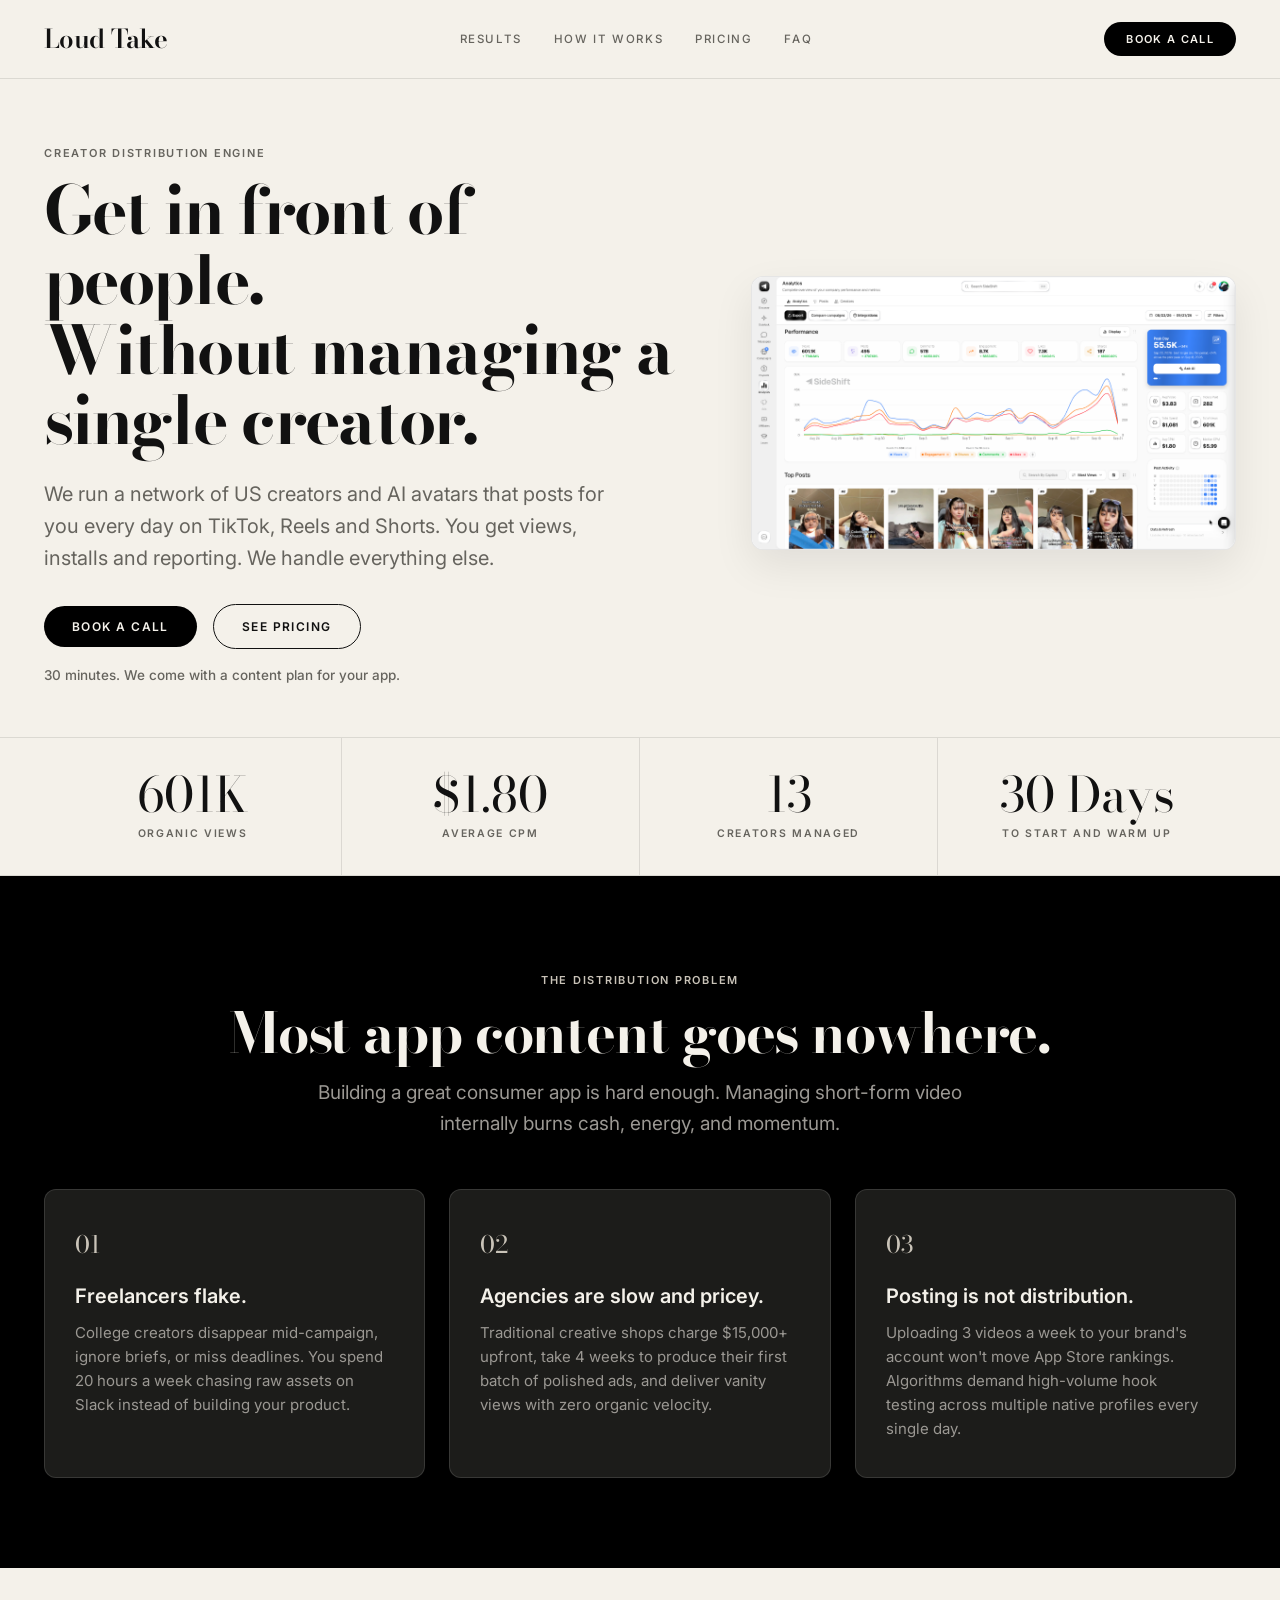
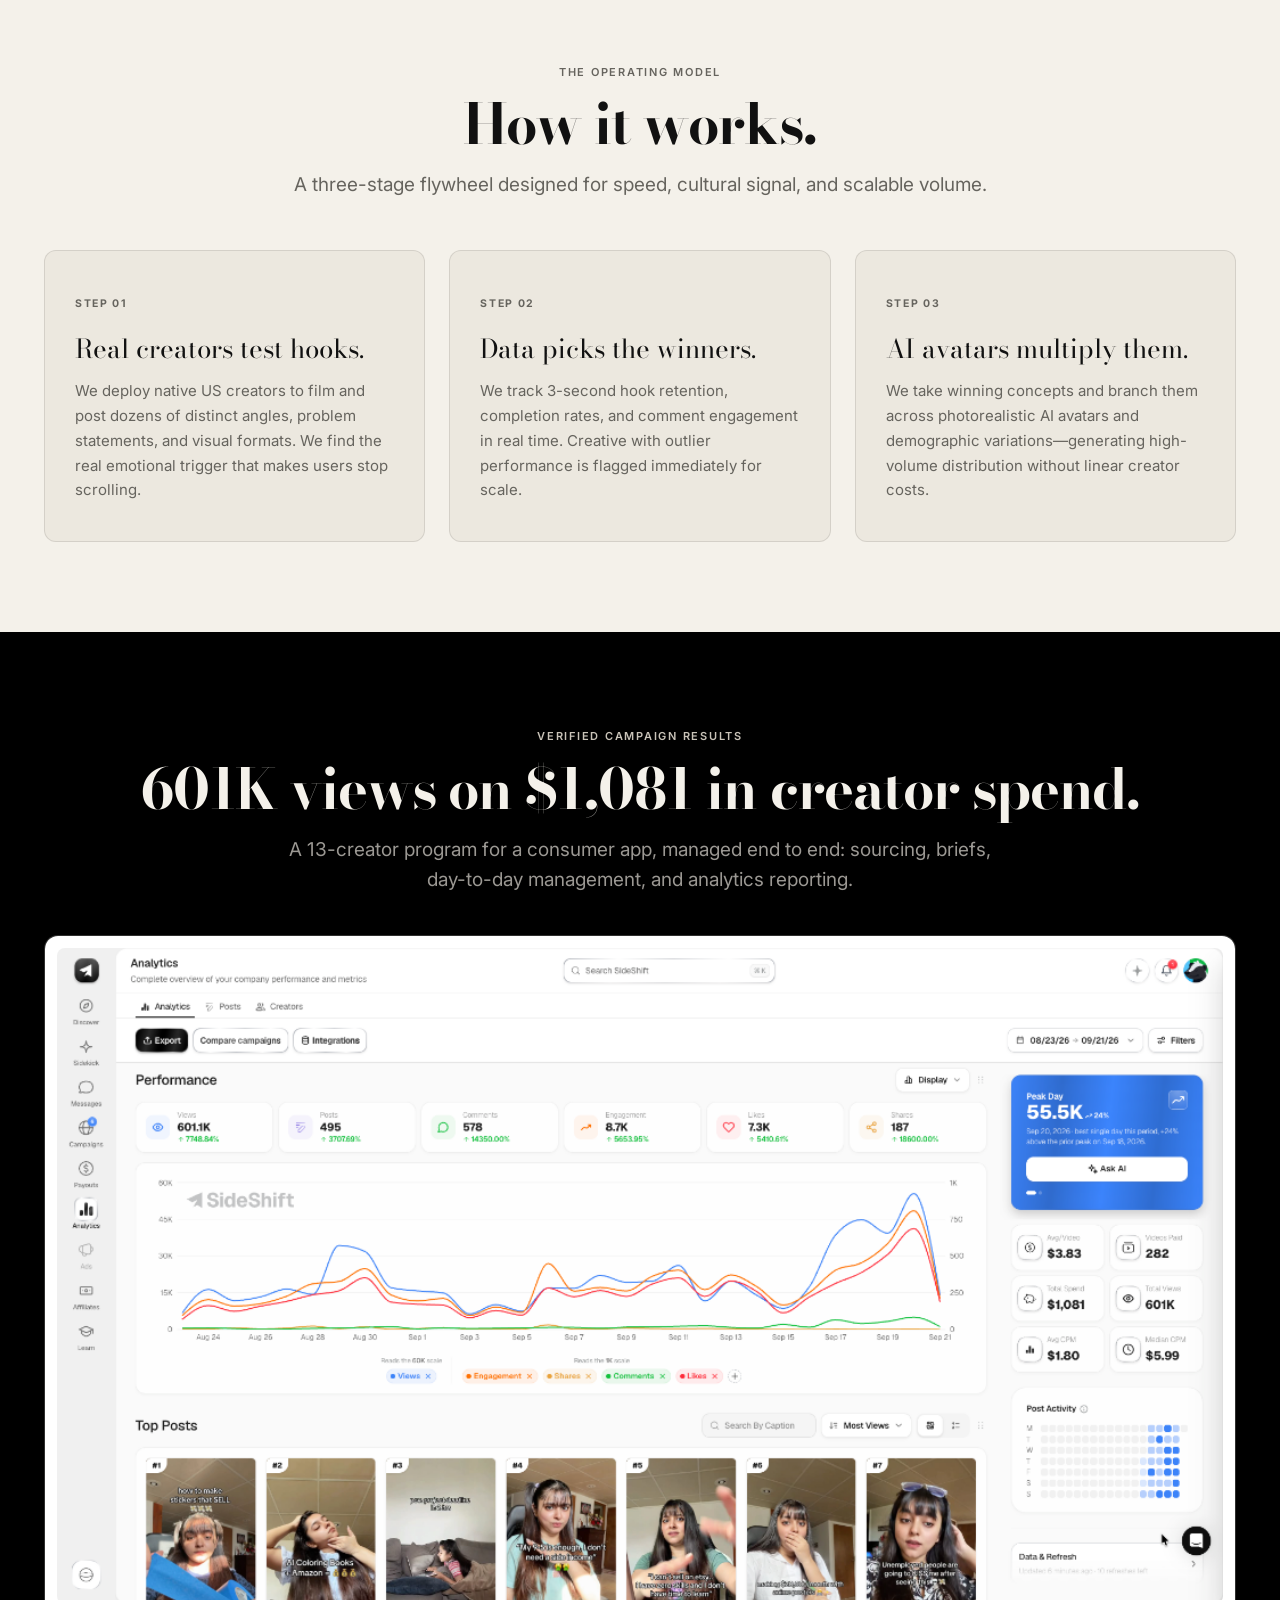
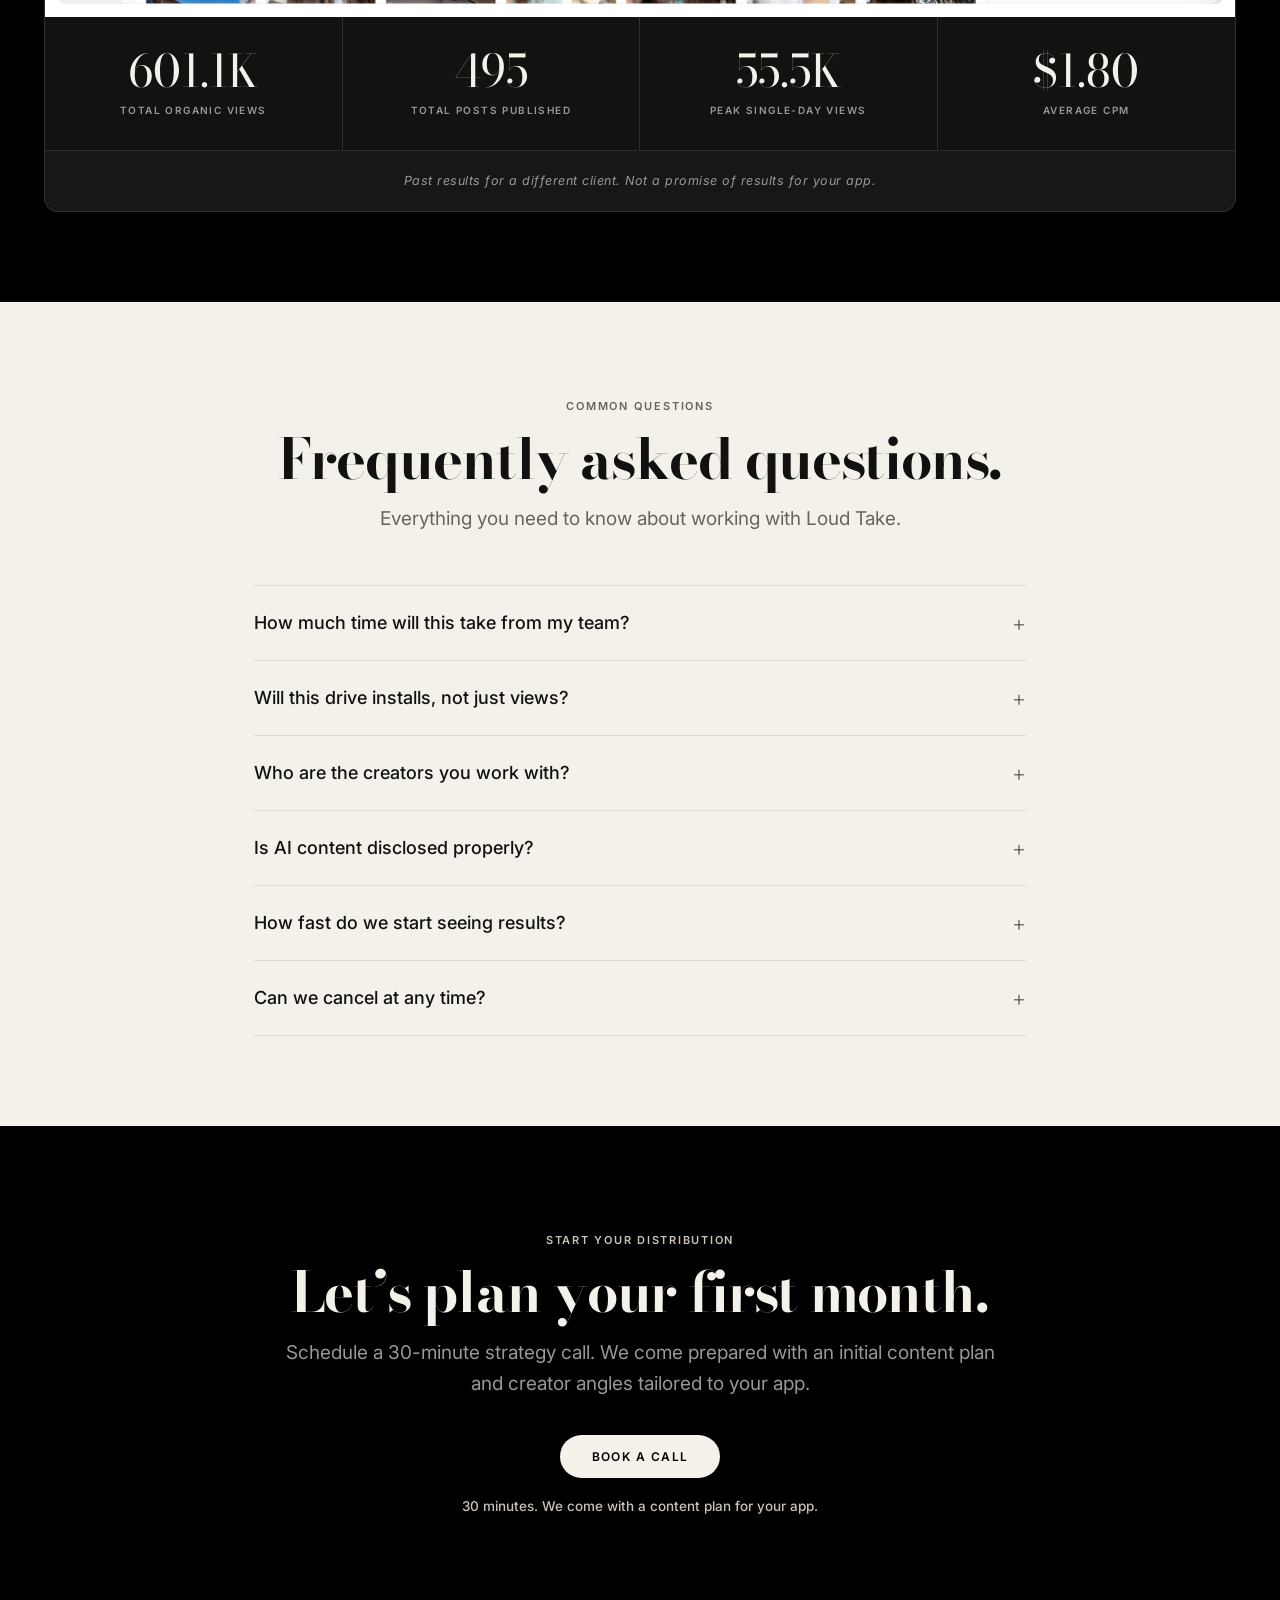
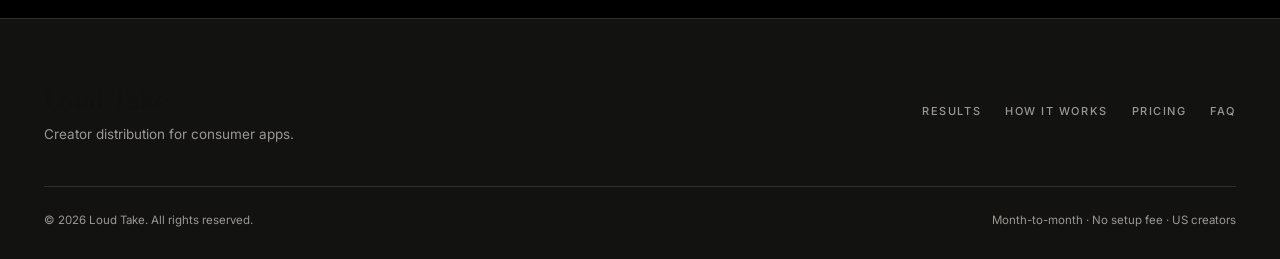
<file: index.html>
<!DOCTYPE html>
<html lang="en">
<head>
    <meta charset="UTF-8">
    <meta name="viewport" content="width=device-width, initial-scale=1.0">
    <title>Loud Take — Creator Distribution Agency for Consumer Apps</title>
    <meta name="description" content="We run a network of US creators and AI avatars that posts for you every day on TikTok, Reels and Shorts. You get views, installs and reporting.">
    <link rel="stylesheet" href="styles.css?v=20">
    <link rel="preconnect" href="https://fonts.googleapis.com">
    <link rel="preconnect" href="https://fonts.gstatic.com" crossorigin>
    <link href="https://fonts.googleapis.com/css2?family=Bodoni+Moda:ital,opsz,wght@0,6..96,400..700;1,6..96,400..700&family=Inter:wght@300;400;500;600;700&display=swap" rel="stylesheet">
    <link rel="icon" type="image/png" href="logo-black.png">
</head>
<body>

    <!-- NAVIGATION -->
    <nav class="site-nav">
        <div class="nav-inner">
            <a href="index.html" class="nav-brand" aria-label="Loud Take Home">
                <span class="nav-brand-text">Loud Take</span>
            </a>
            <div class="nav-menu">
                <a href="#case-study" class="nav-link">Results</a>
                <a href="#how-it-works" class="nav-link">How it works</a>
                <a href="pricing.html" class="nav-link">Pricing</a>
                <a href="#faq" class="nav-link">FAQ</a>
            </div>
            <button class="nav-cta-btn btn-book-call" type="button">Book a call</button>
        </div>
    </nav>

    <!-- 1. HERO SECTION -->
    <header class="hero-section">
        <div class="container">
            <div class="hero-grid">
                <div class="hero-left">
                    <span class="eyebrow">CREATOR DISTRIBUTION ENGINE</span>
                    <h1 class="hero-headline">
                        Get in front of people.<br>
                        Without managing a single creator.
                    </h1>
                    <p class="hero-description">
                        We run a network of US creators and AI avatars that posts for you every day on TikTok, Reels and Shorts. You get views, installs and reporting. We handle everything else.
                    </p>
                    <div class="hero-actions">
                        <button class="btn-pill-dark btn-book-call" type="button">Book a call</button>
                        <a href="pricing.html" class="btn-pill-outline">See pricing</a>
                    </div>
                    <div class="hero-under-note">
                        30 minutes. We come with a content plan for your app.
                    </div>
                </div>

                <div class="hero-right">
                    <div class="hero-dashboard-wrap">
                        <img src="sideshift-dashboard.png" alt="Campaign Analytics Dashboard — 601K Views, $1.80 CPM" class="hero-dashboard-img">
                    </div>
                </div>
            </div>
        </div>
    </header>

    <!-- 2. PROOF BAR -->
    <div class="proof-bar">
        <div class="container">
            <div class="proof-grid">
                <div class="proof-cell">
                    <div class="proof-number">601K</div>
                    <div class="proof-label">ORGANIC VIEWS</div>
                </div>
                <div class="proof-cell">
                    <div class="proof-number">$1.80</div>
                    <div class="proof-label">AVERAGE CPM</div>
                </div>
                <div class="proof-cell">
                    <div class="proof-number">13</div>
                    <div class="proof-label">CREATORS MANAGED</div>
                </div>
                <div class="proof-cell">
                    <div class="proof-number">30 Days</div>
                    <div class="proof-label">TO START AND WARM UP</div>
                </div>
            </div>
        </div>
    </div>

    <!-- 3. PROBLEM SECTION (BLACK) -->
    <section class="dark-section problem-section">
        <div class="container">
            <div class="problem-header text-center">
                <span class="eyebrow eyebrow-light">THE DISTRIBUTION PROBLEM</span>
                <h2 class="section-headline-light">Most app content goes nowhere.</h2>
                <p class="section-subtext-light">
                    Building a great consumer app is hard enough. Managing short-form video internally burns cash, energy, and momentum.
                </p>
            </div>

            <div class="problem-cards-grid">
                <div class="problem-card">
                    <div class="problem-card-num">01</div>
                    <h3 class="problem-card-title">Freelancers flake.</h3>
                    <p class="problem-card-desc">
                        College creators disappear mid-campaign, ignore briefs, or miss deadlines. You spend 20 hours a week chasing raw assets on Slack instead of building your product.
                    </p>
                </div>

                <div class="problem-card">
                    <div class="problem-card-num">02</div>
                    <h3 class="problem-card-title">Agencies are slow and pricey.</h3>
                    <p class="problem-card-desc">
                        Traditional creative shops charge $15,000+ upfront, take 4 weeks to produce their first batch of polished ads, and deliver vanity views with zero organic velocity.
                    </p>
                </div>

                <div class="problem-card">
                    <div class="problem-card-num">03</div>
                    <h3 class="problem-card-title">Posting is not distribution.</h3>
                    <p class="problem-card-desc">
                        Uploading 3 videos a week to your brand's account won't move App Store rankings. Algorithms demand high-volume hook testing across multiple native profiles every single day.
                    </p>
                </div>
            </div>
        </div>
    </section>

    <!-- 4. HOW IT WORKS (3 STEPS) -->
    <section id="how-it-works" class="how-section">
        <div class="container">
            <div class="section-header text-center">
                <span class="eyebrow">THE OPERATING MODEL</span>
                <h2 class="section-headline">How it works.</h2>
                <p class="section-subtext">
                    A three-stage flywheel designed for speed, cultural signal, and scalable volume.
                </p>
            </div>

            <div class="steps-grid">
                <div class="step-card">
                    <div class="step-meta">
                        <span class="step-badge">STEP 01</span>
                    </div>
                    <h3 class="step-title">Real creators test hooks.</h3>
                    <p class="step-desc">
                        We deploy native US creators to film and post dozens of distinct angles, problem statements, and visual formats. We find the real emotional trigger that makes users stop scrolling.
                    </p>
                </div>

                <div class="step-card">
                    <div class="step-meta">
                        <span class="step-badge">STEP 02</span>
                    </div>
                    <h3 class="step-title">Data picks the winners.</h3>
                    <p class="step-desc">
                        We track 3-second hook retention, completion rates, and comment engagement in real time. Creative with outlier performance is flagged immediately for scale.
                    </p>
                </div>

                <div class="step-card">
                    <div class="step-meta">
                        <span class="step-badge">STEP 03</span>
                    </div>
                    <h3 class="step-title">AI avatars multiply them.</h3>
                    <p class="step-desc">
                        We take winning concepts and branch them across photorealistic AI avatars and demographic variations—generating high-volume distribution without linear creator costs.
                    </p>
                </div>
            </div>
        </div>
    </section>

    <!-- 5. CASE STUDY (BLACK SECTION) -->
    <section id="case-study" class="dark-section case-study-section">
        <div class="container">
            <div class="case-study-header text-center">
                <span class="eyebrow eyebrow-light">VERIFIED CAMPAIGN RESULTS</span>
                <h2 class="section-headline-light">
                    601K views on $1,081 in creator spend.
                </h2>
                <p class="section-subtext-light">
                    A 13-creator program for a consumer app, managed end to end: sourcing, briefs, day-to-day management, and analytics reporting.
                </p>
            </div>

            <div class="case-study-card">
                <div class="cs-dashboard-preview">
                    <img src="sideshift-dashboard.png" alt="Performance dashboard: 601K Views, 495 Posts, $1.80 CPM" class="cs-img">
                </div>

                <div class="cs-metrics-grid">
                    <div class="cs-metric-box">
                        <div class="cs-metric-val">601.1K</div>
                        <div class="cs-metric-lbl">TOTAL ORGANIC VIEWS</div>
                    </div>
                    <div class="cs-metric-box">
                        <div class="cs-metric-val">495</div>
                        <div class="cs-metric-lbl">TOTAL POSTS PUBLISHED</div>
                    </div>
                    <div class="cs-metric-box">
                        <div class="cs-metric-val">55.5K</div>
                        <div class="cs-metric-lbl">PEAK SINGLE-DAY VIEWS</div>
                    </div>
                    <div class="cs-metric-box">
                        <div class="cs-metric-val">$1.80</div>
                        <div class="cs-metric-lbl">AVERAGE CPM</div>
                    </div>
                </div>

                <div class="cs-disclaimer">
                    Past results for a different client. Not a promise of results for your app.
                </div>
            </div>
        </div>
    </section>

    <!-- 6. FAQ ACCORDION -->
    <section id="faq" class="faq-section">
        <div class="container container-narrow">
            <div class="section-header text-center">
                <span class="eyebrow">COMMON QUESTIONS</span>
                <h2 class="section-headline">Frequently asked questions.</h2>
                <p class="section-subtext">
                    Everything you need to know about working with Loud Take.
                </p>
            </div>

            <div class="faq-list">
                <div class="faq-item">
                    <button class="faq-question" type="button">
                        <span>How much time will this take from my team?</span>
                        <span class="faq-icon">+</span>
                    </button>
                    <div class="faq-answer">
                        <p>Under an hour a week. We handle creator sourcing, brief writing, daily posting, and QA. You review the monthly reporting dashboard and high-level strategy milestones.</p>
                    </div>
                </div>

                <div class="faq-item">
                    <button class="faq-question" type="button">
                        <span>Will this drive installs, not just views?</span>
                        <span class="faq-icon">+</span>
                    </button>
                    <div class="faq-answer">
                        <p>Yes. We focus on search-intent hooks and problem-solution demos rather than generic entertainment. High-volume organic presence pushes steady traffic to your App Store link and triggers organic search lift.</p>
                    </div>
                </div>

                <div class="faq-item">
                    <button class="faq-question" type="button">
                        <span>Who are the creators you work with?</span>
                        <span class="faq-icon">+</span>
                    </button>
                    <div class="faq-answer">
                        <p>We work with a vetted roster of native US micro-creators selected specifically for your app's category and target demographic. Every creator is trained to execute high-retention vertical formats.</p>
                    </div>
                </div>

                <div class="faq-item">
                    <button class="faq-question" type="button">
                        <span>Is AI content disclosed properly?</span>
                        <span class="faq-icon">+</span>
                    </button>
                    <div class="faq-answer">
                        <p>Always. All synthetic avatar variations comply fully with TikTok, Instagram, and YouTube platform policies and AI generation disclosure guidelines.</p>
                    </div>
                </div>

                <div class="faq-item">
                    <button class="faq-question" type="button">
                        <span>How fast do we start seeing results?</span>
                        <span class="faq-icon">+</span>
                    </button>
                    <div class="faq-answer">
                        <p>Plan on about 30 days to start and warm up. Account creation, creator onboarding, initial hook calibration, and algorithm indexing take roughly 2–3 weeks before distribution velocity compounds.</p>
                    </div>
                </div>

                <div class="faq-item">
                    <button class="faq-question" type="button">
                        <span>Can we cancel at any time?</span>
                        <span class="faq-icon">+</span>
                    </button>
                    <div class="faq-answer">
                        <p>Yes. All plans are strictly month-to-month. There are no multi-month lock-in contracts or surprise cancellation penalties.</p>
                    </div>
                </div>
            </div>
        </div>
    </section>

    <!-- 7. FINAL CTA -->
    <section class="final-cta-section dark-section">
        <div class="container text-center">
            <span class="eyebrow eyebrow-light">START YOUR DISTRIBUTION</span>
            <h2 class="section-headline-light">Let’s plan your first month.</h2>
            <p class="section-subtext-light">
                Schedule a 30-minute strategy call. We come prepared with an initial content plan and creator angles tailored to your app.
            </p>
            <div style="margin-top: 36px;">
                <button class="btn-pill-light btn-book-call" type="button">Book a call</button>
            </div>
            <div class="hero-under-note" style="color: var(--color-taupe); margin-top: 18px;">
                30 minutes. We come with a content plan for your app.
            </div>
        </div>
    </section>

    <!-- FOOTER -->
    <footer class="site-footer">
        <div class="container">
            <div class="footer-inner">
                <div class="footer-brand">
                    <div class="nav-brand-text">Loud Take</div>
                    <div class="footer-tagline">Creator distribution for consumer apps.</div>
                </div>
                <div class="footer-links">
                    <a href="#case-study" class="footer-link">Results</a>
                    <a href="#how-it-works" class="footer-link">How it works</a>
                    <a href="pricing.html" class="footer-link">Pricing</a>
                    <a href="#faq" class="footer-link">FAQ</a>
                </div>
            </div>
            <div class="footer-bottom">
                <div>© 2026 Loud Take. All rights reserved.</div>
                <div>Month-to-month · No setup fee · US creators</div>
            </div>
        </div>
    </footer>

    <!-- 8. STICKY MOBILE BOOK A CALL BAR -->
    <div class="mobile-sticky-bar">
        <button class="btn-pill-dark btn-book-call mobile-sticky-btn" type="button">
            Book a call →
        </button>
    </div>

    <script src="script.js"></script>
</body>
</html>
</file>
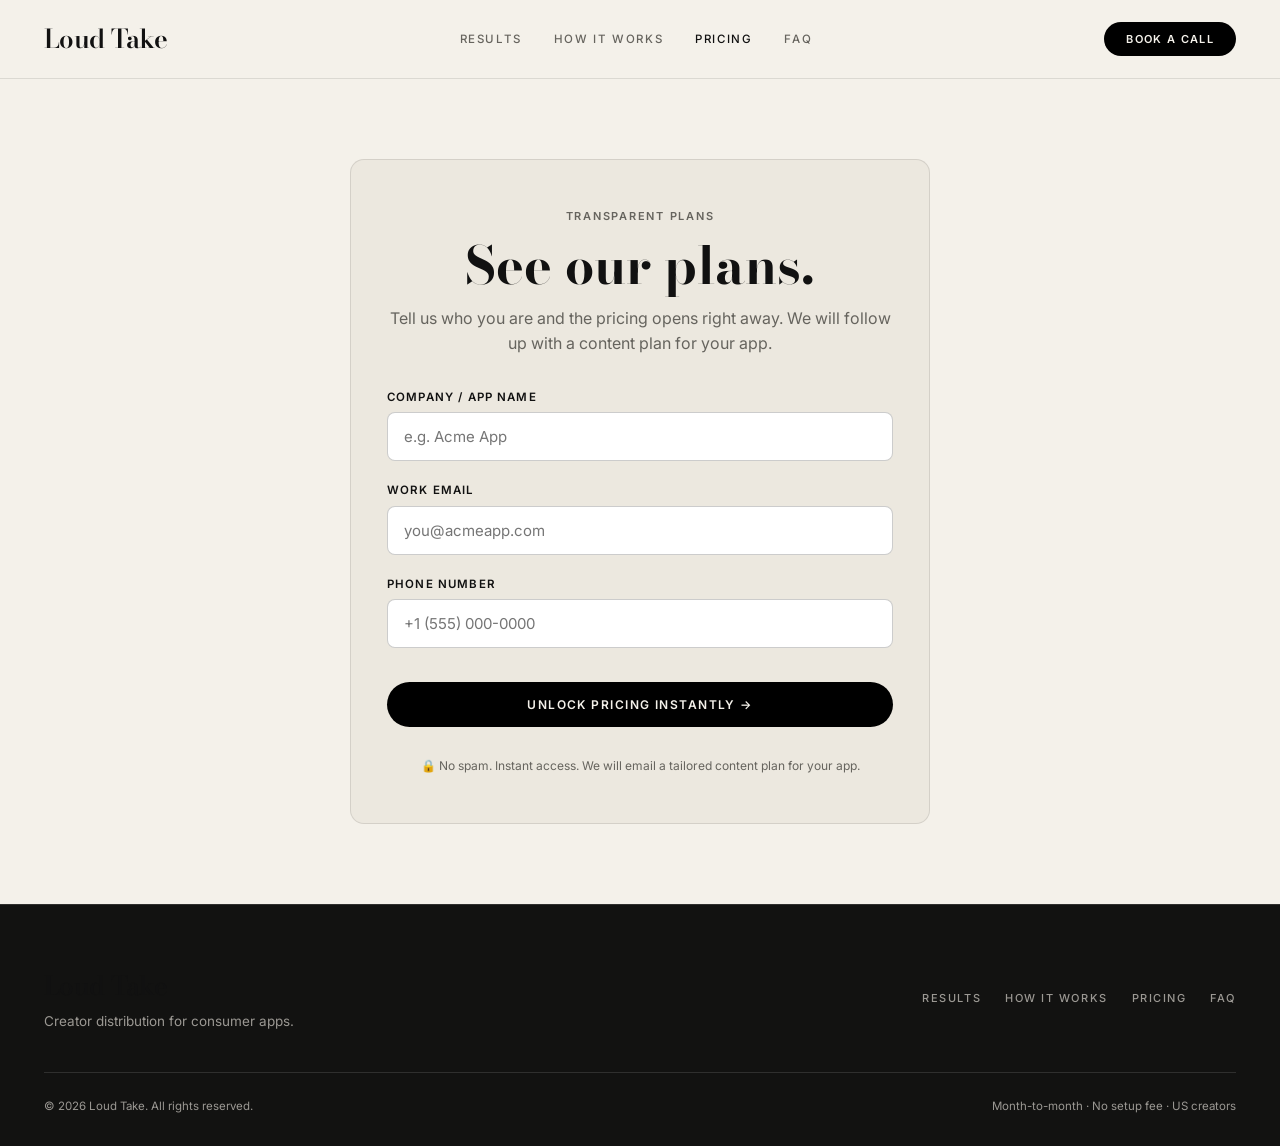
<file: pricing.html>
<!DOCTYPE html>
<html lang="en">
<head>
    <meta charset="UTF-8">
    <meta name="viewport" content="width=device-width, initial-scale=1.0">
    <title>Pricing Plans — Loud Take</title>
    <meta name="robots" content="noindex, nofollow">
    <meta name="description" content="Transparent monthly volume plans for creator distribution on TikTok, Reels and Shorts.">
    <link rel="stylesheet" href="styles.css?v=20">
    <link rel="preconnect" href="https://fonts.googleapis.com">
    <link rel="preconnect" href="https://fonts.gstatic.com" crossorigin>
    <link href="https://fonts.googleapis.com/css2?family=Bodoni+Moda:ital,opsz,wght@0,6..96,400..700;1,6..96,400..700&family=Inter:wght@300;400;500;600;700&display=swap" rel="stylesheet">
    <link rel="icon" type="image/png" href="logo-black.png">
</head>
<body>

    <!-- NAVIGATION -->
    <nav class="site-nav">
        <div class="nav-inner">
            <a href="index.html" class="nav-brand" aria-label="Loud Take Home">
                <span class="nav-brand-text">Loud Take</span>
            </a>
            <div class="nav-menu">
                <a href="index.html#case-study" class="nav-link">Results</a>
                <a href="index.html#how-it-works" class="nav-link">How it works</a>
                <a href="pricing.html" class="nav-link active">Pricing</a>
                <a href="index.html#faq" class="nav-link">FAQ</a>
            </div>
            <button class="nav-cta-btn btn-book-call" type="button">Book a call</button>
        </div>
    </nav>

    <!-- PRICING GATE (Initial View for new visitors) -->
    <section id="pricingGateSection" class="pricing-gate-section">
        <div class="container container-narrow">
            <div class="gate-card">
                <span class="eyebrow text-center" style="display:block; margin-bottom: 12px;">TRANSPARENT PLANS</span>
                <h1 class="gate-headline text-center">See our plans.</h1>
                <p class="gate-subtext text-center">
                    Tell us who you are and the pricing opens right away. We will follow up with a content plan for your app.
                </p>

                <form id="pricingLeadForm" class="gate-form">
                    <div class="form-group">
                        <label for="leadCompany" class="form-label">Company / App Name</label>
                        <input type="text" id="leadCompany" class="form-input" placeholder="e.g. Acme App" required>
                    </div>

                    <div class="form-group">
                        <label for="leadEmail" class="form-label">Work Email</label>
                        <input type="email" id="leadEmail" class="form-input" placeholder="you@acmeapp.com" required>
                    </div>

                    <div class="form-group">
                        <label for="leadPhone" class="form-label">Phone Number</label>
                        <input type="tel" id="leadPhone" class="form-input" placeholder="+1 (555) 000-0000" required>
                        <div id="phoneError" style="display: none; color: #DC2626; font-size: 12.5px; margin-top: 6px;">
                            Please enter a valid phone number with area code.
                        </div>
                    </div>

                    <button type="submit" class="btn-pill-dark" style="width: 100%; justify-content: center; margin-top: 14px; padding: 15px 24px;">
                        Unlock Pricing Instantly →
                    </button>
                    <div class="gate-footer-note text-center">
                        🔒 No spam. Instant access. We will email a tailored content plan for your app.
                    </div>
                </form>
            </div>
        </div>
    </section>

    <!-- UNLOCKED PRICING (Shown once visitor fills form or if stored in localStorage) -->
    <section id="pricingUnlockedSection" class="pricing-unlocked-section" style="display: none;">
        <div class="container">
            <div class="section-header text-center">
                <span class="eyebrow">MONTH-TO-MONTH PLANS</span>
                <h1 class="section-headline">Pick a monthly volume.</h1>
                <p class="section-subtext" style="max-width: 680px; margin: 0 auto;">
                    Strategy, creators, management and reporting are included in every plan. No setup fee. Plan on about 30 days to start and warm up.
                </p>
            </div>

            <!-- PRICING TIERS GRID -->
            <div class="pricing-cards-grid">
                
                <!-- PLAN 1: 30 VIDEOS -->
                <div class="pricing-card">
                    <div class="plan-header">
                        <div class="plan-volume">30 videos / mo</div>
                        <div class="plan-price">$3,167<span class="plan-per"> / month</span></div>
                        <div class="plan-per-video">~$106 / video</div>
                    </div>

                    <div class="plan-features">
                        <div class="plan-feature-item">✓ US creators fully managed</div>
                        <div class="plan-feature-item">✓ Brand and content strategy</div>
                        <div class="plan-feature-item">✓ Daily posting & scheduling</div>
                        <div class="plan-feature-item">✓ Monthly performance reporting</div>
                        <div class="plan-feature-item">✓ Hook & format iteration</div>
                    </div>

                    <button class="btn-pill-dark btn-book-call plan-cta" type="button">Book a call</button>
                </div>

                <!-- PLAN 2: 60 VIDEOS (MOST POPULAR) -->
                <div class="pricing-card card-popular">
                    <div class="popular-badge">MOST POPULAR</div>
                    <div class="plan-header">
                        <div class="plan-volume">60 videos / mo</div>
                        <div class="plan-price">$4,667<span class="plan-per"> / month</span></div>
                        <div class="plan-per-video">~$78 / video</div>
                    </div>

                    <div class="plan-features">
                        <div class="plan-feature-item">✓ US creators fully managed</div>
                        <div class="plan-feature-item">✓ Brand and content strategy</div>
                        <div class="plan-feature-item">✓ Daily posting & scheduling</div>
                        <div class="plan-feature-item">✓ Monthly performance reporting</div>
                        <div class="plan-feature-item">✓ AI avatar winner multiplication</div>
                        <div class="plan-feature-item">✓ Accelerated algorithm testing</div>
                    </div>

                    <button class="btn-pill-dark btn-book-call plan-cta" type="button">Book a call</button>
                </div>

                <!-- PLAN 3: 120 VIDEOS -->
                <div class="pricing-card">
                    <div class="plan-header">
                        <div class="plan-volume">120 videos / mo</div>
                        <div class="plan-price">$7,667<span class="plan-per"> / month</span></div>
                        <div class="plan-per-video">~$64 / video</div>
                    </div>

                    <div class="plan-features">
                        <div class="plan-feature-item">✓ US creators fully managed</div>
                        <div class="plan-feature-item">✓ Brand and content strategy</div>
                        <div class="plan-feature-item">✓ High-volume multi-account deployment</div>
                        <div class="plan-feature-item">✓ Comprehensive weekly & monthly reporting</div>
                        <div class="plan-feature-item">✓ Dedicated creator fleet ops manager</div>
                        <div class="plan-feature-item">✓ Full AI avatar multiplication</div>
                    </div>

                    <button class="btn-pill-dark btn-book-call plan-cta" type="button">Book a call</button>
                </div>

                <!-- PLAN 4: CUSTOM -->
                <div class="pricing-card card-custom">
                    <div class="plan-header">
                        <div class="plan-volume">Custom Volume</div>
                        <div class="plan-price">Custom</div>
                        <div class="plan-per-video">Your volume — tell us the target, we size it.</div>
                    </div>

                    <div class="plan-features">
                        <div class="plan-feature-item">✓ Custom creator fleet sizing</div>
                        <div class="plan-feature-item">✓ US creators fully managed</div>
                        <div class="plan-feature-item">✓ Brand and content strategy</div>
                        <div class="plan-feature-item">✓ Custom platform distribution (TikTok, Reels, Shorts)</div>
                        <div class="plan-feature-item">✓ Custom analytics & weekly sprint syncs</div>
                    </div>

                    <button class="btn-pill-outline btn-book-call plan-cta" type="button">Book a call</button>
                </div>

            </div>

            <!-- IMPORTANT PLAN DETAILS & ADD-ONS -->
            <div class="pricing-addons-wrap">
                <div class="addon-box">
                    <div class="addon-title">Performance Bonuses on Top</div>
                    <div class="addon-desc">
                        Creators earn view-milestone bonuses scaled to volume. These bonuses are only paid if the campaign month hits the target view tier.
                    </div>
                </div>

                <div class="addon-box">
                    <div class="addon-title">Paid Ads (Optional)</div>
                    <div class="addon-desc">
                        $379/mo management. Run Spark Ads and whitelisted creator ads on top of organic winners. Ad spend goes straight to the advertising platform with zero markup.
                    </div>
                </div>

                <div class="addon-box">
                    <div class="addon-title">Month to Month</div>
                    <div class="addon-desc">
                        Zero long-term lock-ins. No setup fees. Stay because the views and installs compound, not because of a legal contract.
                    </div>
                </div>
            </div>

            <!-- UNLOCKED CTA BANNER -->
            <div class="pricing-bottom-cta text-center">
                <h3 class="editorial-serif" style="font-size: 38px; margin-bottom: 12px;">Ready to build your content plan?</h3>
                <p style="color: var(--text-muted-dark); margin-bottom: 24px;">Book a 30-minute intro call. We'll show you the exact creator angles we'd deploy for your app.</p>
                <button class="btn-pill-dark btn-book-call" type="button">Book a call</button>
            </div>
        </div>
    </section>

    <!-- FOOTER -->
    <footer class="site-footer">
        <div class="container">
            <div class="footer-inner">
                <div class="footer-brand">
                    <div class="nav-brand-text">Loud Take</div>
                    <div class="footer-tagline">Creator distribution for consumer apps.</div>
                </div>
                <div class="footer-links">
                    <a href="index.html#case-study" class="footer-link">Results</a>
                    <a href="index.html#how-it-works" class="footer-link">How it works</a>
                    <a href="pricing.html" class="footer-link">Pricing</a>
                    <a href="index.html#faq" class="footer-link">FAQ</a>
                </div>
            </div>
            <div class="footer-bottom">
                <div>© 2026 Loud Take. All rights reserved.</div>
                <div>Month-to-month · No setup fee · US creators</div>
            </div>
        </div>
    </footer>

    <!-- STICKY MOBILE BOOK A CALL BAR -->
    <div class="mobile-sticky-bar">
        <button class="btn-pill-dark btn-book-call mobile-sticky-btn" type="button">
            Book a call →
        </button>
    </div>

    <script src="script.js"></script>
</body>
</html>
</file>
<file: styles.css>
/* ==========================================================================
   LOUD TAKE — MASTER CONVERSION STYLESHEET
   Aesthetic: Premium Editorial Agency (Warm Ivory & Pure Black)
   Typography: Bodoni / Didot Serif Display + Inter Clean Sans
   Mobile-First, Blazing Fast, Zero Framework Overhead
   ========================================================================== */

@import url('https://fonts.googleapis.com/css2?family=Bodoni+Moda:ital,opsz,wght@0,6..96,400..700;1,6..96,400..700&family=Inter:wght@300;400;500;600;700&display=swap');

:root {
  /* Core Ivory & Black Palette */
  --bg-ivory: #F4F1EA;
  --bg-ivory-card: #ECE8DF;
  --bg-ivory-darker: #E5E1D7;
  --text-dark: #111111;
  --text-muted-dark: #66645E;
  --border-light: rgba(0, 0, 0, 0.10);
  --border-light-strong: rgba(0, 0, 0, 0.20);

  /* Dark Sections */
  --bg-black: #000000;
  --bg-charcoal: #121211;
  --bg-charcoal-card: #1C1C1A;
  --text-light: #F4F1EA;
  --text-muted-light: #9B9893;
  --border-dark: rgba(255, 255, 255, 0.12);
  --border-dark-strong: rgba(255, 255, 255, 0.24);

  /* Accents */
  --color-taupe: #C9C3B8;
  --color-emerald: #10B981;

  /* Fonts */
  --font-serif: 'Bodoni Moda', 'Bodoni 72', 'Didot', Georgia, serif;
  --font-sans: 'Inter', -apple-system, BlinkMacSystemFont, 'Segoe UI', Roboto, sans-serif;

  /* Dimensions */
  --container-max: 1240px;
  --container-narrow: 820px;
}

/* Universal Reset */
*, *::before, *::after {
  box-sizing: border-box;
  margin: 0;
  padding: 0;
}

html {
  scroll-behavior: smooth;
  font-size: 16px;
  background-color: var(--bg-ivory);
  color: var(--text-dark);
  text-rendering: optimizeLegibility;
  -webkit-font-smoothing: antialiased;
}

body {
  font-family: var(--font-sans);
  background-color: var(--bg-ivory);
  color: var(--text-dark);
  line-height: 1.6;
  overflow-x: hidden;
  padding-bottom: 70px; /* Space for sticky mobile button */
}

@media (min-width: 769px) {
  body {
    padding-bottom: 0;
  }
}

img {
  max-width: 100%;
  height: auto;
  display: block;
}

a {
  color: inherit;
  text-decoration: none;
}

button {
  font-family: inherit;
  cursor: pointer;
  border: none;
  background: none;
}

/* Layout Utilities */
.container {
  max-width: var(--container-max);
  margin: 0 auto;
  padding: 0 24px;
}

.container-narrow {
  max-width: var(--container-narrow);
  margin: 0 auto;
  padding: 0 24px;
}

.text-center {
  text-align: center;
}

.editorial-serif {
  font-family: var(--font-serif);
  font-weight: 400;
  letter-spacing: -0.02em;
}

/* Eyebrows */
.eyebrow {
  display: inline-block;
  font-size: 11px;
  font-weight: 600;
  letter-spacing: 0.16em;
  text-transform: uppercase;
  color: var(--text-muted-dark);
  margin-bottom: 14px;
}

.eyebrow-light {
  color: var(--color-taupe);
}

/* Section Headings */
.section-header {
  margin-bottom: 50px;
}

.section-headline {
  font-family: var(--font-serif);
  font-size: clamp(34px, 4.5vw, 56px);
  line-height: 1.05;
  letter-spacing: -0.02em;
  color: var(--text-dark);
  margin-bottom: 16px;
}

.section-headline-light {
  font-family: var(--font-serif);
  font-size: clamp(34px, 4.5vw, 56px);
  line-height: 1.05;
  letter-spacing: -0.02em;
  color: var(--text-light);
  margin-bottom: 16px;
}

.section-subtext {
  font-size: clamp(16px, 1.8vw, 19px);
  line-height: 1.6;
  color: var(--text-muted-dark);
}

.section-subtext-light {
  font-size: clamp(16px, 1.8vw, 19px);
  line-height: 1.6;
  color: var(--text-muted-light);
  max-width: 720px;
  margin: 0 auto;
}

/* Button Styles */
.btn-pill-dark {
  display: inline-flex;
  align-items: center;
  justify-content: center;
  background-color: var(--bg-black);
  color: var(--bg-ivory);
  padding: 13px 28px;
  border-radius: 9999px;
  font-size: 12px;
  font-weight: 600;
  letter-spacing: 0.12em;
  text-transform: uppercase;
  transition: transform 0.2s ease, opacity 0.2s ease;
}

.btn-pill-dark:hover {
  opacity: 0.88;
  transform: translateY(-1px);
}

.btn-pill-light {
  display: inline-flex;
  align-items: center;
  justify-content: center;
  background-color: var(--bg-ivory);
  color: var(--bg-black);
  padding: 14px 32px;
  border-radius: 9999px;
  font-size: 12px;
  font-weight: 600;
  letter-spacing: 0.12em;
  text-transform: uppercase;
  transition: transform 0.2s ease, background-color 0.2s ease;
}

.btn-pill-light:hover {
  background-color: #FFFFFF;
  transform: translateY(-1px);
}

.btn-pill-outline {
  display: inline-flex;
  align-items: center;
  justify-content: center;
  background-color: transparent;
  color: var(--text-dark);
  border: 1px solid var(--text-dark);
  padding: 12px 28px;
  border-radius: 9999px;
  font-size: 12px;
  font-weight: 600;
  letter-spacing: 0.12em;
  text-transform: uppercase;
  transition: background-color 0.2s ease, color 0.2s ease;
}

.btn-pill-outline:hover {
  background-color: var(--text-dark);
  color: var(--bg-ivory);
}

/* ==========================================================================
   NAVIGATION
   ========================================================================== */
.site-nav {
  position: sticky;
  top: 0;
  left: 0;
  width: 100%;
  z-index: 1000;
  background-color: rgba(244, 241, 234, 0.96);
  backdrop-filter: blur(12px);
  -webkit-backdrop-filter: blur(12px);
  border-bottom: 1px solid var(--border-light);
}

.nav-inner {
  max-width: var(--container-max);
  margin: 0 auto;
  padding: 18px 24px;
  display: flex;
  align-items: center;
  justify-content: space-between;
}

.nav-brand-text {
  font-family: var(--font-serif);
  font-size: 26px;
  font-weight: 600;
  color: var(--text-dark);
  letter-spacing: -0.02em;
}

.nav-menu {
  display: flex;
  align-items: center;
  gap: 32px;
}

.nav-link {
  font-size: 11.5px;
  font-weight: 500;
  letter-spacing: 0.14em;
  text-transform: uppercase;
  color: var(--text-muted-dark);
  transition: color 0.2s ease;
}

.nav-link:hover, .nav-link.active {
  color: var(--text-dark);
}

.nav-cta-btn {
  background-color: var(--bg-black);
  color: var(--bg-ivory);
  padding: 10px 22px;
  border-radius: 9999px;
  font-size: 11px;
  font-weight: 600;
  letter-spacing: 0.12em;
  text-transform: uppercase;
  transition: opacity 0.2s ease;
}

.nav-cta-btn:hover {
  opacity: 0.85;
}

@media (max-width: 768px) {
  .nav-menu {
    display: none; /* Mobile simplicity */
  }
}

/* ==========================================================================
   1. HERO SECTION
   ========================================================================== */
.hero-section {
  padding: 60px 0 50px 0;
}

.hero-grid {
  display: grid;
  grid-template-columns: 1fr;
  gap: 40px;
  align-items: center;
}

@media (min-width: 992px) {
  .hero-grid {
    grid-template-columns: 1.15fr 0.85fr;
    gap: 50px;
  }
}

.hero-headline {
  font-family: var(--font-serif);
  font-size: clamp(40px, 5.2vw, 68px);
  line-height: 1.05;
  letter-spacing: -0.025em;
  color: var(--text-dark);
  margin-bottom: 22px;
}

.hero-description {
  font-size: clamp(17px, 1.9vw, 20px);
  line-height: 1.6;
  color: var(--text-muted-dark);
  margin-bottom: 30px;
  max-width: 580px;
}

.hero-actions {
  display: flex;
  align-items: center;
  flex-wrap: wrap;
  gap: 16px;
  margin-bottom: 16px;
}

.hero-under-note {
  font-size: 13.5px;
  color: var(--text-muted-dark);
  font-weight: 500;
}

.hero-dashboard-wrap {
  border-radius: 12px;
  overflow: hidden;
  box-shadow: 0 16px 40px rgba(0, 0, 0, 0.08);
  border: 1px solid var(--border-light);
  background: #FFF;
}

.hero-dashboard-img {
  width: 100%;
  height: auto;
  display: block;
}

/* ==========================================================================
   2. PROOF BAR
   ========================================================================== */
.proof-bar {
  border-top: 1px solid var(--border-light);
  border-bottom: 1px solid var(--border-light);
  background-color: var(--bg-ivory);
}

.proof-grid {
  display: grid;
  grid-template-columns: repeat(2, 1fr);
}

@media (min-width: 768px) {
  .proof-grid {
    grid-template-columns: repeat(4, 1fr);
  }
}

.proof-cell {
  padding: 32px 16px;
  border-right: 1px solid var(--border-light);
  border-bottom: 1px solid var(--border-light);
  text-align: center;
  display: flex;
  flex-direction: column;
  justify-content: center;
  align-items: center;
}

.proof-cell:nth-child(2n) {
  border-right: none;
}

@media (min-width: 768px) {
  .proof-cell {
    border-bottom: none;
    border-right: 1px solid var(--border-light);
  }
  .proof-cell:nth-child(2n) {
    border-right: 1px solid var(--border-light);
  }
  .proof-cell:last-child {
    border-right: none;
  }
}

.proof-number {
  font-family: var(--font-serif);
  font-size: clamp(34px, 3.8vw, 52px);
  line-height: 1;
  color: var(--text-dark);
  margin-bottom: 8px;
}

.proof-label {
  font-size: 10.5px;
  font-weight: 600;
  letter-spacing: 0.16em;
  text-transform: uppercase;
  color: var(--text-muted-dark);
}

/* ==========================================================================
   DARK SECTION UTILITY
   ========================================================================== */
.dark-section {
  background-color: var(--bg-black);
  color: var(--text-light);
  padding: 90px 0;
}

/* ==========================================================================
   3. PROBLEM SECTION (BLACK)
   ========================================================================== */
.problem-cards-grid {
  display: grid;
  grid-template-columns: 1fr;
  gap: 24px;
  margin-top: 50px;
}

@media (min-width: 768px) {
  .problem-cards-grid {
    grid-template-columns: repeat(3, 1fr);
  }
}

.problem-card {
  background-color: var(--bg-charcoal-card);
  border: 1px solid var(--border-dark);
  border-radius: 12px;
  padding: 36px 30px;
  display: flex;
  flex-direction: column;
}

.problem-card-num {
  font-family: var(--font-serif);
  font-size: 24px;
  color: var(--color-taupe);
  margin-bottom: 18px;
}

.problem-card-title {
  font-size: 20px;
  font-weight: 600;
  color: var(--text-light);
  margin-bottom: 12px;
  line-height: 1.3;
}

.problem-card-desc {
  font-size: 15px;
  line-height: 1.6;
  color: var(--text-muted-light);
}

/* ==========================================================================
   4. HOW IT WORKS SECTION
   ========================================================================== */
.how-section {
  padding: 90px 0;
  background-color: var(--bg-ivory);
}

.steps-grid {
  display: grid;
  grid-template-columns: 1fr;
  gap: 24px;
}

@media (min-width: 768px) {
  .steps-grid {
    grid-template-columns: repeat(3, 1fr);
  }
}

.step-card {
  background-color: var(--bg-ivory-card);
  border: 1px solid var(--border-light);
  border-radius: 12px;
  padding: 38px 30px;
  display: flex;
  flex-direction: column;
}

.step-meta {
  margin-bottom: 18px;
}

.step-badge {
  font-size: 10.5px;
  font-weight: 700;
  letter-spacing: 0.16em;
  text-transform: uppercase;
  color: var(--text-muted-dark);
}

.step-title {
  font-family: var(--font-serif);
  font-size: 26px;
  font-weight: 400;
  color: var(--text-dark);
  margin-bottom: 14px;
  line-height: 1.25;
}

.step-desc {
  font-size: 15px;
  line-height: 1.65;
  color: var(--text-muted-dark);
}

/* ==========================================================================
   5. CASE STUDY SECTION
   ========================================================================== */
.case-study-section {
  padding: 90px 0;
}

.case-study-card {
  background-color: var(--bg-charcoal);
  border: 1px solid var(--border-dark);
  border-radius: 14px;
  overflow: hidden;
  margin-top: 40px;
}

.cs-dashboard-preview {
  background-color: #FFFFFF;
  padding: 12px;
  border-bottom: 1px solid var(--border-dark);
}

.cs-img {
  width: 100%;
  height: auto;
  border-radius: 8px;
}

.cs-metrics-grid {
  display: grid;
  grid-template-columns: repeat(2, 1fr);
  border-bottom: 1px solid var(--border-dark);
}

@media (min-width: 768px) {
  .cs-metrics-grid {
    grid-template-columns: repeat(4, 1fr);
  }
}

.cs-metric-box {
  padding: 32px 20px;
  text-align: center;
  border-right: 1px solid var(--border-dark);
  border-bottom: 1px solid var(--border-dark);
}

.cs-metric-box:nth-child(2n) {
  border-right: none;
}

@media (min-width: 768px) {
  .cs-metric-box {
    border-bottom: none;
    border-right: 1px solid var(--border-dark);
  }
  .cs-metric-box:nth-child(2n) {
    border-right: 1px solid var(--border-dark);
  }
  .cs-metric-box:last-child {
    border-right: none;
  }
}

.cs-metric-val {
  font-family: var(--font-serif);
  font-size: clamp(32px, 3.5vw, 48px);
  color: var(--text-light);
  line-height: 1;
  margin-bottom: 8px;
}

.cs-metric-lbl {
  font-size: 10px;
  font-weight: 600;
  letter-spacing: 0.14em;
  text-transform: uppercase;
  color: var(--text-muted-light);
}

.cs-disclaimer {
  padding: 20px 24px;
  text-align: center;
  font-size: 12.5px;
  color: var(--text-muted-light);
  letter-spacing: 0.04em;
  font-style: italic;
  background-color: rgba(255, 255, 255, 0.02);
}

/* ==========================================================================
   6. FAQ SECTION
   ========================================================================== */
.faq-section {
  padding: 90px 0;
  background-color: var(--bg-ivory);
}

.faq-list {
  margin-top: 40px;
  border-top: 1px solid var(--border-light);
}

.faq-item {
  border-bottom: 1px solid var(--border-light);
}

.faq-question {
  width: 100%;
  padding: 24px 0;
  display: flex;
  align-items: center;
  justify-content: space-between;
  text-align: left;
  font-family: var(--font-sans);
  font-size: 18px;
  font-weight: 500;
  color: var(--text-dark);
  transition: color 0.2s ease;
}

.faq-question:hover {
  color: #000;
}

.faq-icon {
  font-size: 22px;
  font-weight: 300;
  color: var(--text-muted-dark);
  transition: transform 0.25s ease;
}

.faq-item.active .faq-icon {
  transform: rotate(45deg);
}

.faq-answer {
  max-height: 0;
  overflow: hidden;
  transition: max-height 0.3s ease-out;
}

.faq-answer p {
  padding-bottom: 24px;
  font-size: 15.5px;
  line-height: 1.65;
  color: var(--text-muted-dark);
}

/* ==========================================================================
   7. FINAL CTA SECTION
   ========================================================================== */
.final-cta-section {
  padding: 100px 0;
}

/* ==========================================================================
   FOOTER
   ========================================================================== */
.site-footer {
  background-color: var(--bg-charcoal);
  color: var(--text-light);
  border-top: 1px solid var(--border-dark);
  padding: 60px 0 30px 0;
}

.footer-inner {
  display: flex;
  flex-direction: column;
  gap: 24px;
  padding-bottom: 40px;
  border-bottom: 1px solid var(--border-dark);
}

@media (min-width: 768px) {
  .footer-inner {
    flex-direction: row;
    justify-content: space-between;
    align-items: center;
  }
}

.footer-tagline {
  font-size: 13.5px;
  color: var(--text-muted-light);
  margin-top: 4px;
}

.footer-links {
  display: flex;
  flex-wrap: wrap;
  gap: 24px;
}

.footer-link {
  font-size: 11px;
  font-weight: 500;
  letter-spacing: 0.14em;
  text-transform: uppercase;
  color: var(--text-muted-light);
  transition: color 0.2s ease;
}

.footer-link:hover {
  color: var(--text-light);
}

.footer-bottom {
  padding-top: 24px;
  display: flex;
  flex-direction: column;
  gap: 8px;
  font-size: 11.5px;
  color: var(--text-muted-light);
}

@media (min-width: 768px) {
  .footer-bottom {
    flex-direction: row;
    justify-content: space-between;
  }
}

/* ==========================================================================
   8. STICKY MOBILE BOOK A CALL BAR
   ========================================================================== */
.mobile-sticky-bar {
  position: fixed;
  bottom: 0;
  left: 0;
  width: 100%;
  background-color: rgba(244, 241, 234, 0.95);
  backdrop-filter: blur(10px);
  -webkit-backdrop-filter: blur(10px);
  border-top: 1px solid var(--border-light);
  padding: 12px 20px;
  z-index: 9999;
  display: flex;
  justify-content: center;
}

.mobile-sticky-btn {
  width: 100%;
  max-width: 420px;
  padding: 13px 20px;
  font-size: 12px;
}

@media (min-width: 769px) {
  .mobile-sticky-bar {
    display: none;
  }
}

/* ==========================================================================
   PRICING PAGE SPECIFICS
   ========================================================================== */
.pricing-gate-section {
  padding: 80px 0;
}

.gate-card {
  background-color: var(--bg-ivory-card);
  border: 1px solid var(--border-light);
  border-radius: 14px;
  padding: 48px 36px;
  max-width: 580px;
  margin: 0 auto;
}

.gate-headline {
  font-family: var(--font-serif);
  font-size: clamp(36px, 4.2vw, 52px);
  line-height: 1.1;
  color: var(--text-dark);
  margin-bottom: 12px;
}

.gate-subtext {
  font-size: 16px;
  color: var(--text-muted-dark);
  margin-bottom: 32px;
  line-height: 1.55;
}

.gate-form {
  display: flex;
  flex-direction: column;
  gap: 20px;
}

.form-group {
  display: flex;
  flex-direction: column;
  gap: 6px;
}

.form-label {
  font-size: 11.5px;
  font-weight: 600;
  letter-spacing: 0.1em;
  text-transform: uppercase;
  color: var(--text-dark);
}

.form-input {
  background-color: #FFFFFF;
  border: 1px solid var(--border-light-strong);
  border-radius: 8px;
  padding: 14px 16px;
  font-family: var(--font-sans);
  font-size: 15px;
  color: var(--text-dark);
  outline: none;
  transition: border-color 0.2s ease;
}

.form-input:focus {
  border-color: var(--text-dark);
}

.gate-footer-note {
  font-size: 12px;
  color: var(--text-muted-dark);
  margin-top: 10px;
  line-height: 1.5;
}

/* Unlocked Pricing Section */
.pricing-unlocked-section {
  padding: 70px 0 90px 0;
}

.pricing-cards-grid {
  display: grid;
  grid-template-columns: 1fr;
  gap: 24px;
  margin-top: 50px;
}

@media (min-width: 640px) {
  .pricing-cards-grid {
    grid-template-columns: repeat(2, 1fr);
  }
}

@media (min-width: 1024px) {
  .pricing-cards-grid {
    grid-template-columns: repeat(4, 1fr);
  }
}

.pricing-card {
  background-color: var(--bg-ivory-card);
  border: 1px solid var(--border-light);
  border-radius: 14px;
  padding: 34px 26px;
  display: flex;
  flex-direction: column;
  justify-content: space-between;
  position: relative;
  transition: transform 0.2s ease, box-shadow 0.2s ease;
}

.pricing-card:hover {
  transform: translateY(-2px);
  box-shadow: 0 12px 30px rgba(0, 0, 0, 0.05);
}

.card-popular {
  background-color: #FFFFFF;
  border: 2px solid var(--text-dark);
  box-shadow: 0 14px 34px rgba(0, 0, 0, 0.07);
}

.popular-badge {
  position: absolute;
  top: -12px;
  left: 50%;
  transform: translateX(-50%);
  background-color: var(--bg-black);
  color: var(--bg-ivory);
  padding: 4px 14px;
  border-radius: 9999px;
  font-size: 9.5px;
  font-weight: 700;
  letter-spacing: 0.16em;
  text-transform: uppercase;
}

.plan-header {
  margin-bottom: 24px;
  border-bottom: 1px solid var(--border-light);
  padding-bottom: 20px;
}

.plan-volume {
  font-size: 13.5px;
  font-weight: 600;
  letter-spacing: 0.1em;
  text-transform: uppercase;
  color: var(--text-muted-dark);
  margin-bottom: 8px;
}

.plan-price {
  font-family: var(--font-serif);
  font-size: 42px;
  color: var(--text-dark);
  line-height: 1;
  margin-bottom: 6px;
}

.plan-per {
  font-family: var(--font-sans);
  font-size: 14px;
  color: var(--text-muted-dark);
  font-weight: 400;
}

.plan-per-video {
  font-size: 13.5px;
  font-weight: 600;
  color: var(--text-dark);
}

.plan-features {
  display: flex;
  flex-direction: column;
  gap: 12px;
  margin-bottom: 28px;
  flex-grow: 1;
}

.plan-feature-item {
  font-size: 13.5px;
  color: var(--text-dark);
  line-height: 1.45;
}

.plan-cta {
  width: 100%;
  justify-content: center;
}

/* Add-ons Row */
.pricing-addons-wrap {
  display: grid;
  grid-template-columns: 1fr;
  gap: 20px;
  margin-top: 50px;
}

@media (min-width: 768px) {
  .pricing-addons-wrap {
    grid-template-columns: repeat(3, 1fr);
  }
}

.addon-box {
  background-color: var(--bg-ivory-card);
  border: 1px solid var(--border-light);
  border-radius: 12px;
  padding: 26px 22px;
}

.addon-title {
  font-size: 15px;
  font-weight: 600;
  color: var(--text-dark);
  margin-bottom: 8px;
}

.addon-desc {
  font-size: 13.5px;
  line-height: 1.55;
  color: var(--text-muted-dark);
}

.pricing-bottom-cta {
  margin-top: 60px;
  padding: 50px 24px;
  background-color: var(--bg-ivory-card);
  border-radius: 14px;
  border: 1px solid var(--border-light);
}
</file>
